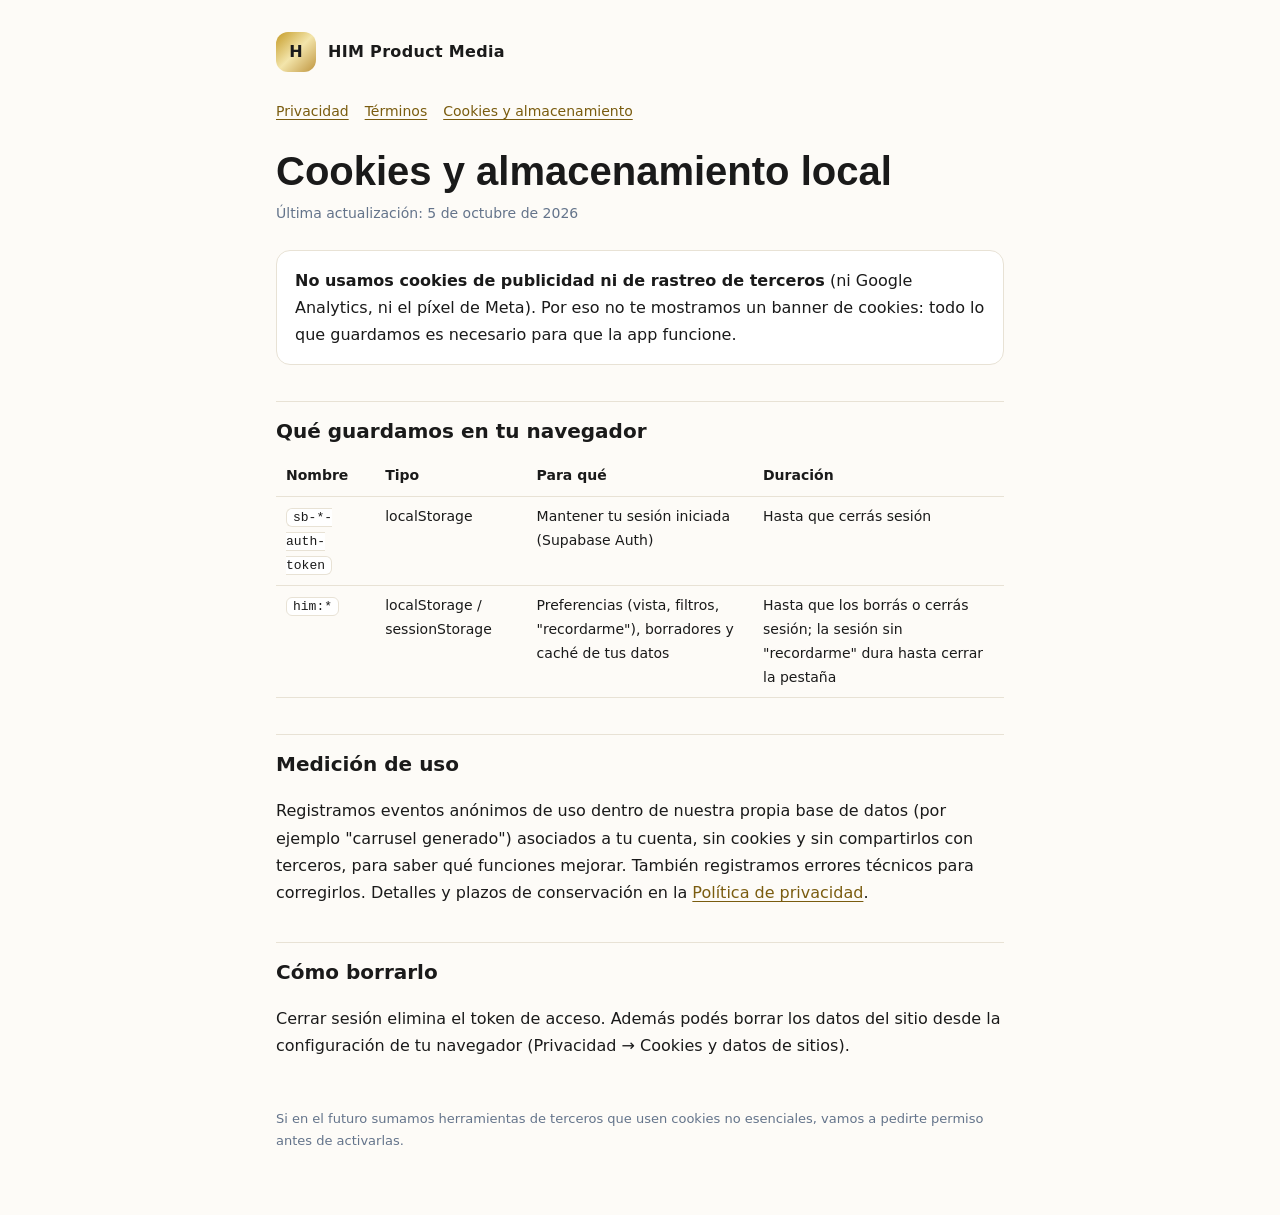
<file: legal/cookies.html>
<!doctype html>
<html lang="es">
<head>
<meta charset="utf-8">
<meta name="viewport" content="width=device-width, initial-scale=1">
<title>Cookies y almacenamiento · HIM Product Media</title>
<meta name="description" content="Qué guarda HIM Product Media en tu navegador: solo almacenamiento esencial, sin cookies de rastreo ni publicidad.">
<link rel="stylesheet" href="legal.css">
</head>
<body>
<div class="wrap">
  <header><div class="mark" aria-hidden="true">H</div><span class="brand">HIM Product Media</span></header>
  <nav aria-label="Documentos legales"><a href="privacidad.html">Privacidad</a><a href="terminos.html">Términos</a><a href="cookies.html" aria-current="page">Cookies y almacenamiento</a></nav>

  <h1>Cookies y almacenamiento local</h1>
  <p class="meta">Última actualización: 5 de octubre de 2026</p>

  <div class="card"><strong>No usamos cookies de publicidad ni de rastreo de terceros</strong> (ni Google Analytics, ni el píxel de Meta).
  Por eso no te mostramos un banner de cookies: todo lo que guardamos es necesario para que la app funcione.</div>

  <h2>Qué guardamos en tu navegador</h2>
  <table>
    <thead><tr><th>Nombre</th><th>Tipo</th><th>Para qué</th><th>Duración</th></tr></thead>
    <tbody>
      <tr><td><code>sb-*-auth-token</code></td><td>localStorage</td><td>Mantener tu sesión iniciada (Supabase Auth)</td><td>Hasta que cerrás sesión</td></tr>
      <tr><td><code>him:*</code></td><td>localStorage / sessionStorage</td><td>Preferencias (vista, filtros, "recordarme"), borradores y caché de tus datos</td><td>Hasta que los borrás o cerrás sesión; la sesión sin "recordarme" dura hasta cerrar la pestaña</td></tr>
    </tbody>
  </table>

  <h2>Medición de uso</h2>
  <p>Registramos eventos anónimos de uso dentro de nuestra propia base de datos (por ejemplo "carrusel generado") asociados a
  tu cuenta, sin cookies y sin compartirlos con terceros, para saber qué funciones mejorar. También registramos errores
  técnicos para corregirlos. Detalles y plazos de conservación en la <a href="privacidad.html">Política de privacidad</a>.</p>

  <h2>Cómo borrarlo</h2>
  <p>Cerrar sesión elimina el token de acceso. Además podés borrar los datos del sitio desde la configuración de tu navegador
  (Privacidad → Cookies y datos de sitios).</p>

  <footer>Si en el futuro sumamos herramientas de terceros que usen cookies no esenciales, vamos a pedirte permiso antes de activarlas.</footer>
</div>
</body>
</html>
</file>
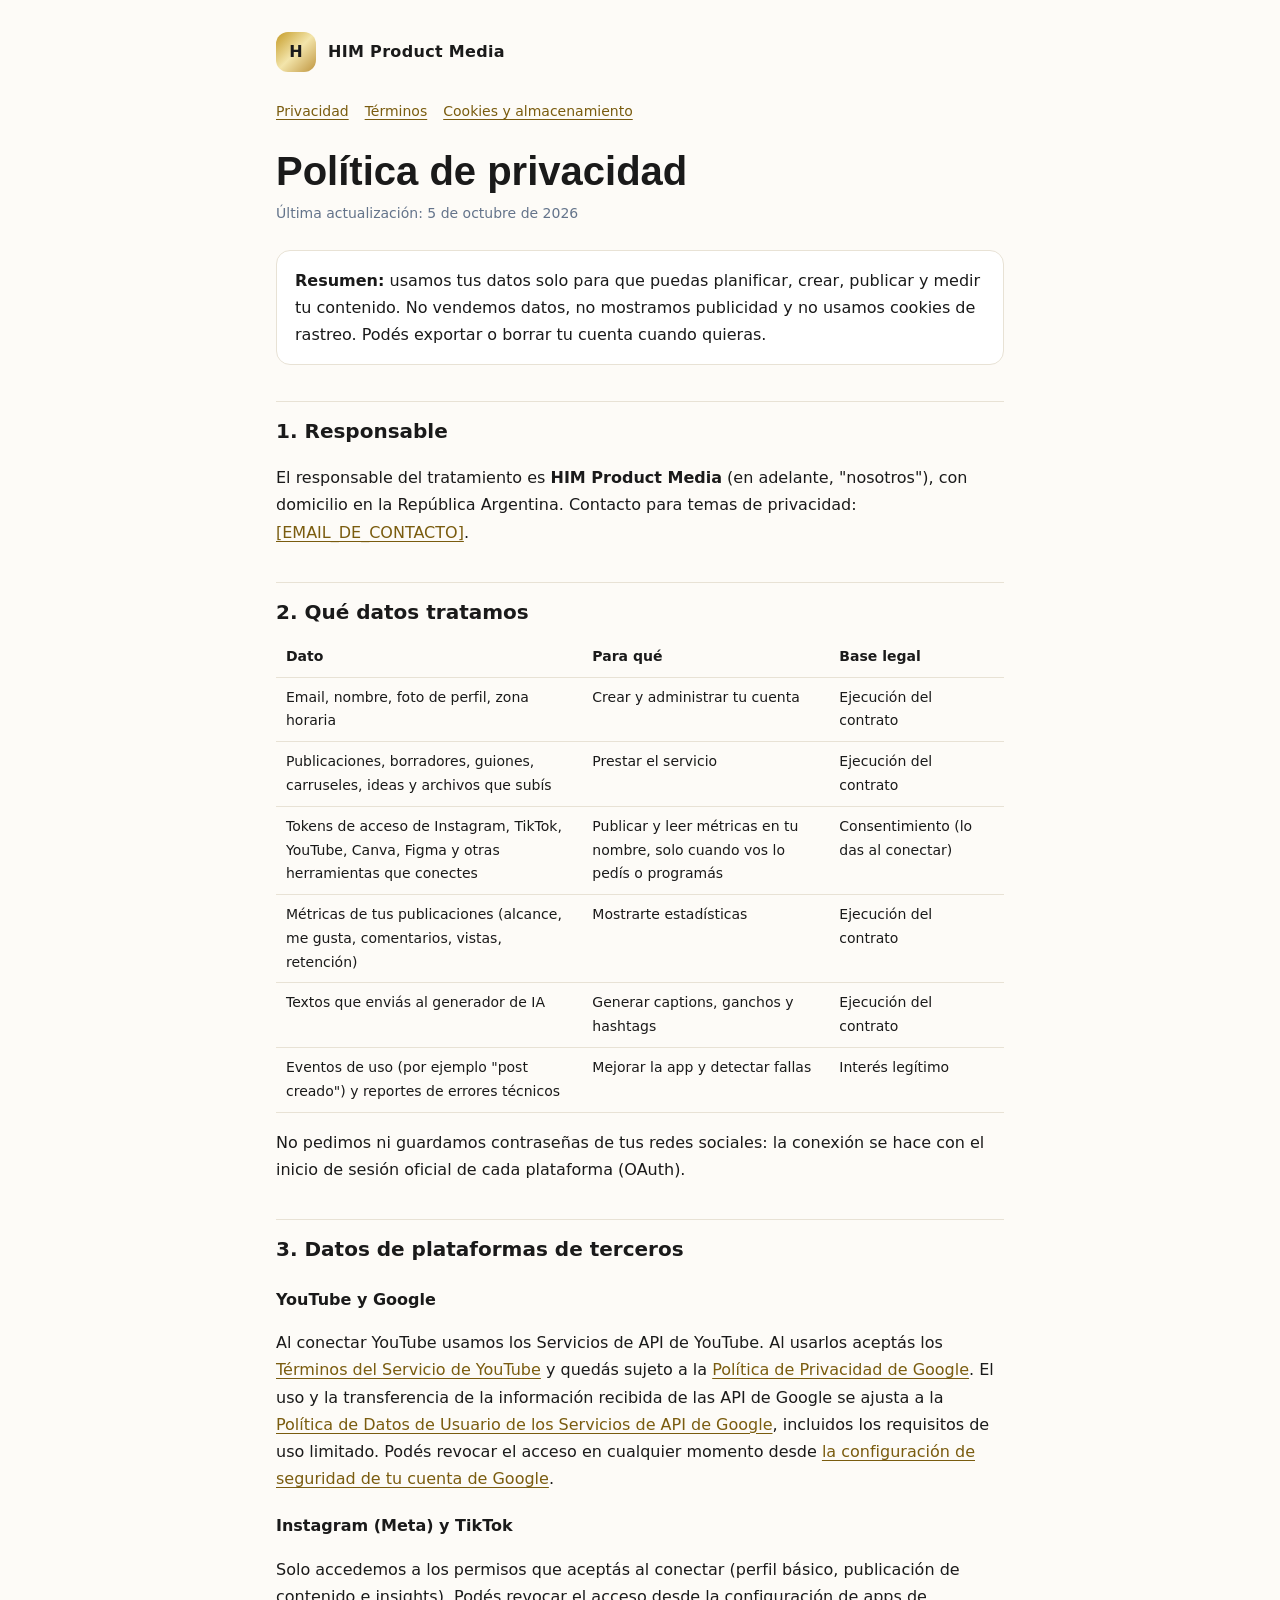
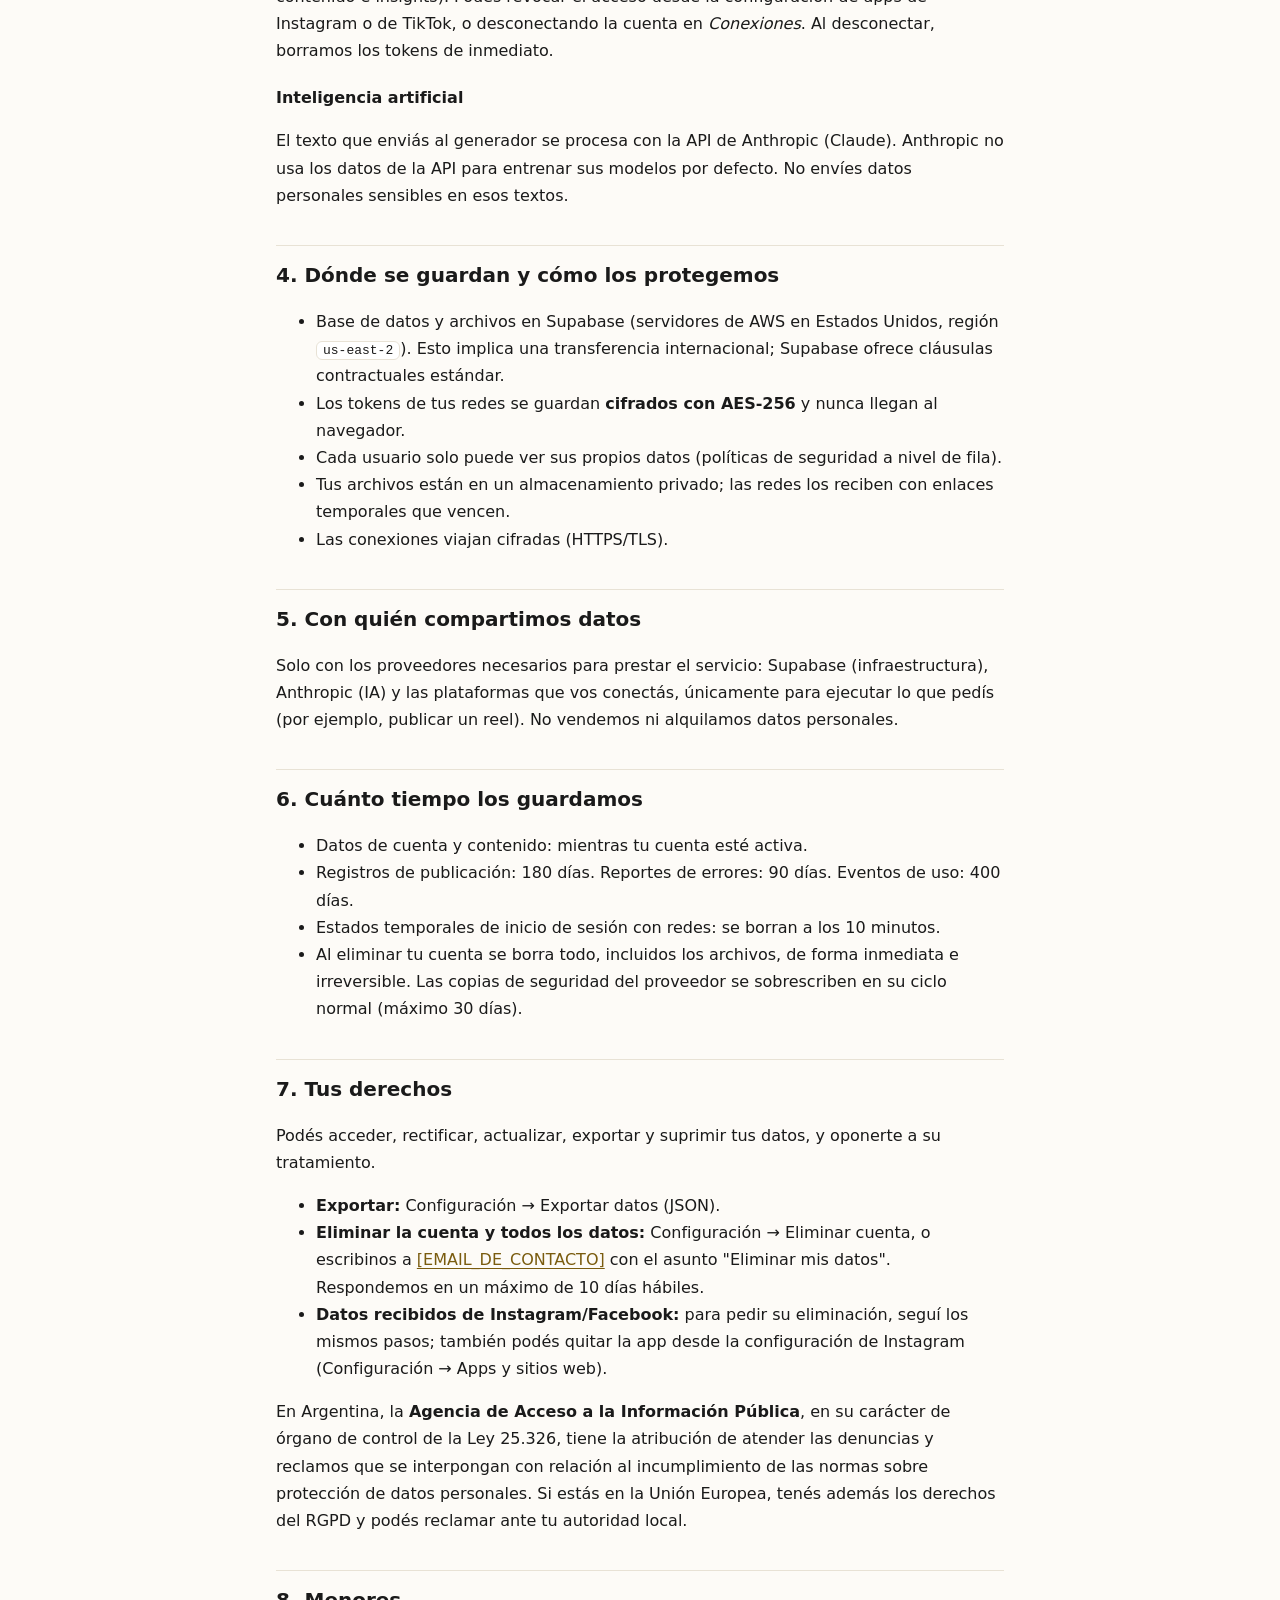
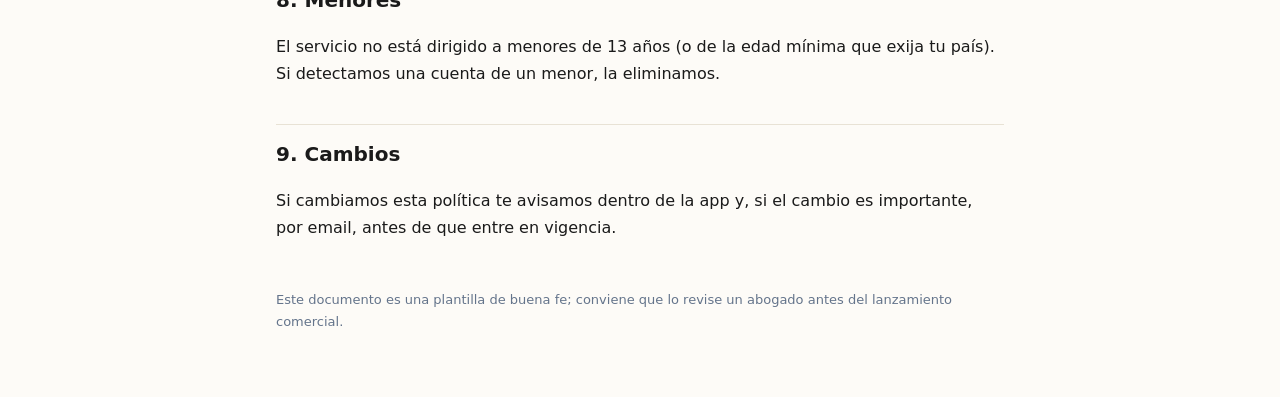
<file: legal/privacidad.html>
<!doctype html>
<html lang="es">
<head>
<meta charset="utf-8">
<meta name="viewport" content="width=device-width, initial-scale=1">
<title>Política de privacidad · HIM Product Media</title>
<meta name="description" content="Cómo HIM Product Media recopila, usa, protege y elimina tus datos personales y los de tus cuentas de Instagram, TikTok y YouTube.">
<link rel="stylesheet" href="legal.css">
</head>
<body>
<div class="wrap">
  <header><div class="mark" aria-hidden="true">H</div><span class="brand">HIM Product Media</span></header>
  <nav aria-label="Documentos legales"><a href="privacidad.html" aria-current="page">Privacidad</a><a href="terminos.html">Términos</a><a href="cookies.html">Cookies y almacenamiento</a></nav>

  <h1>Política de privacidad</h1>
  <p class="meta">Última actualización: 5 de octubre de 2026</p>

  <div class="card">
    <strong>Resumen:</strong> usamos tus datos solo para que puedas planificar, crear, publicar y medir tu contenido.
    No vendemos datos, no mostramos publicidad y no usamos cookies de rastreo. Podés exportar o borrar tu cuenta cuando quieras.
  </div>

  <h2>1. Responsable</h2>
  <p>El responsable del tratamiento es <strong>HIM Product Media</strong> (en adelante, "nosotros"), con domicilio en la
  República Argentina. Contacto para temas de privacidad: <a href="mailto:[EMAIL_DE_CONTACTO]">[EMAIL_DE_CONTACTO]</a>.</p>

  <h2>2. Qué datos tratamos</h2>
  <table>
    <thead><tr><th>Dato</th><th>Para qué</th><th>Base legal</th></tr></thead>
    <tbody>
      <tr><td>Email, nombre, foto de perfil, zona horaria</td><td>Crear y administrar tu cuenta</td><td>Ejecución del contrato</td></tr>
      <tr><td>Publicaciones, borradores, guiones, carruseles, ideas y archivos que subís</td><td>Prestar el servicio</td><td>Ejecución del contrato</td></tr>
      <tr><td>Tokens de acceso de Instagram, TikTok, YouTube, Canva, Figma y otras herramientas que conectes</td><td>Publicar y leer métricas en tu nombre, solo cuando vos lo pedís o programás</td><td>Consentimiento (lo das al conectar)</td></tr>
      <tr><td>Métricas de tus publicaciones (alcance, me gusta, comentarios, vistas, retención)</td><td>Mostrarte estadísticas</td><td>Ejecución del contrato</td></tr>
      <tr><td>Textos que enviás al generador de IA</td><td>Generar captions, ganchos y hashtags</td><td>Ejecución del contrato</td></tr>
      <tr><td>Eventos de uso (por ejemplo "post creado") y reportes de errores técnicos</td><td>Mejorar la app y detectar fallas</td><td>Interés legítimo</td></tr>
    </tbody>
  </table>
  <p>No pedimos ni guardamos contraseñas de tus redes sociales: la conexión se hace con el inicio de sesión oficial de cada plataforma (OAuth).</p>

  <h2>3. Datos de plataformas de terceros</h2>
  <h3>YouTube y Google</h3>
  <p>Al conectar YouTube usamos los Servicios de API de YouTube. Al usarlos aceptás los
  <a href="https://www.youtube.com/t/terms" rel="noopener">Términos del Servicio de YouTube</a> y quedás sujeto a la
  <a href="https://policies.google.com/privacy" rel="noopener">Política de Privacidad de Google</a>.
  El uso y la transferencia de la información recibida de las API de Google se ajusta a la
  <a href="https://developers.google.com/terms/api-services-user-data-policy" rel="noopener">Política de Datos de Usuario de los Servicios de API de Google</a>,
  incluidos los requisitos de uso limitado. Podés revocar el acceso en cualquier momento desde
  <a href="https://myaccount.google.com/permissions" rel="noopener">la configuración de seguridad de tu cuenta de Google</a>.</p>
  <h3>Instagram (Meta) y TikTok</h3>
  <p>Solo accedemos a los permisos que aceptás al conectar (perfil básico, publicación de contenido e insights).
  Podés revocar el acceso desde la configuración de apps de Instagram o de TikTok, o desconectando la cuenta en
  <em>Conexiones</em>. Al desconectar, borramos los tokens de inmediato.</p>
  <h3>Inteligencia artificial</h3>
  <p>El texto que enviás al generador se procesa con la API de Anthropic (Claude). Anthropic no usa los datos
  de la API para entrenar sus modelos por defecto. No envíes datos personales sensibles en esos textos.</p>

  <h2>4. Dónde se guardan y cómo los protegemos</h2>
  <ul>
    <li>Base de datos y archivos en Supabase (servidores de AWS en Estados Unidos, región <code>us-east-2</code>).
      Esto implica una transferencia internacional; Supabase ofrece cláusulas contractuales estándar.</li>
    <li>Los tokens de tus redes se guardan <strong>cifrados con AES-256</strong> y nunca llegan al navegador.</li>
    <li>Cada usuario solo puede ver sus propios datos (políticas de seguridad a nivel de fila).</li>
    <li>Tus archivos están en un almacenamiento privado; las redes los reciben con enlaces temporales que vencen.</li>
    <li>Las conexiones viajan cifradas (HTTPS/TLS).</li>
  </ul>

  <h2>5. Con quién compartimos datos</h2>
  <p>Solo con los proveedores necesarios para prestar el servicio: Supabase (infraestructura), Anthropic (IA)
  y las plataformas que vos conectás, únicamente para ejecutar lo que pedís (por ejemplo, publicar un reel).
  No vendemos ni alquilamos datos personales.</p>

  <h2>6. Cuánto tiempo los guardamos</h2>
  <ul>
    <li>Datos de cuenta y contenido: mientras tu cuenta esté activa.</li>
    <li>Registros de publicación: 180 días. Reportes de errores: 90 días. Eventos de uso: 400 días.</li>
    <li>Estados temporales de inicio de sesión con redes: se borran a los 10 minutos.</li>
    <li>Al eliminar tu cuenta se borra todo, incluidos los archivos, de forma inmediata e irreversible.
      Las copias de seguridad del proveedor se sobrescriben en su ciclo normal (máximo 30 días).</li>
  </ul>

  <h2 id="tus-derechos">7. Tus derechos</h2>
  <p>Podés acceder, rectificar, actualizar, exportar y suprimir tus datos, y oponerte a su tratamiento.</p>
  <ul>
    <li><strong>Exportar:</strong> Configuración → Exportar datos (JSON).</li>
    <li><strong>Eliminar la cuenta y todos los datos:</strong> Configuración → Eliminar cuenta, o escribinos a
      <a href="mailto:[EMAIL_DE_CONTACTO]">[EMAIL_DE_CONTACTO]</a> con el asunto "Eliminar mis datos". Respondemos en un máximo de 10 días hábiles.</li>
    <li><strong>Datos recibidos de Instagram/Facebook:</strong> para pedir su eliminación, seguí los mismos pasos;
      también podés quitar la app desde la configuración de Instagram (Configuración → Apps y sitios web).</li>
  </ul>
  <p>En Argentina, la <strong>Agencia de Acceso a la Información Pública</strong>, en su carácter de órgano de control
  de la Ley 25.326, tiene la atribución de atender las denuncias y reclamos que se interpongan con relación al
  incumplimiento de las normas sobre protección de datos personales. Si estás en la Unión Europea, tenés además
  los derechos del RGPD y podés reclamar ante tu autoridad local.</p>

  <h2>8. Menores</h2>
  <p>El servicio no está dirigido a menores de 13 años (o de la edad mínima que exija tu país). Si detectamos una
  cuenta de un menor, la eliminamos.</p>

  <h2>9. Cambios</h2>
  <p>Si cambiamos esta política te avisamos dentro de la app y, si el cambio es importante, por email, antes de que entre en vigencia.</p>

  <footer>Este documento es una plantilla de buena fe; conviene que lo revise un abogado antes del lanzamiento comercial.</footer>
</div>
</body>
</html>
</file>
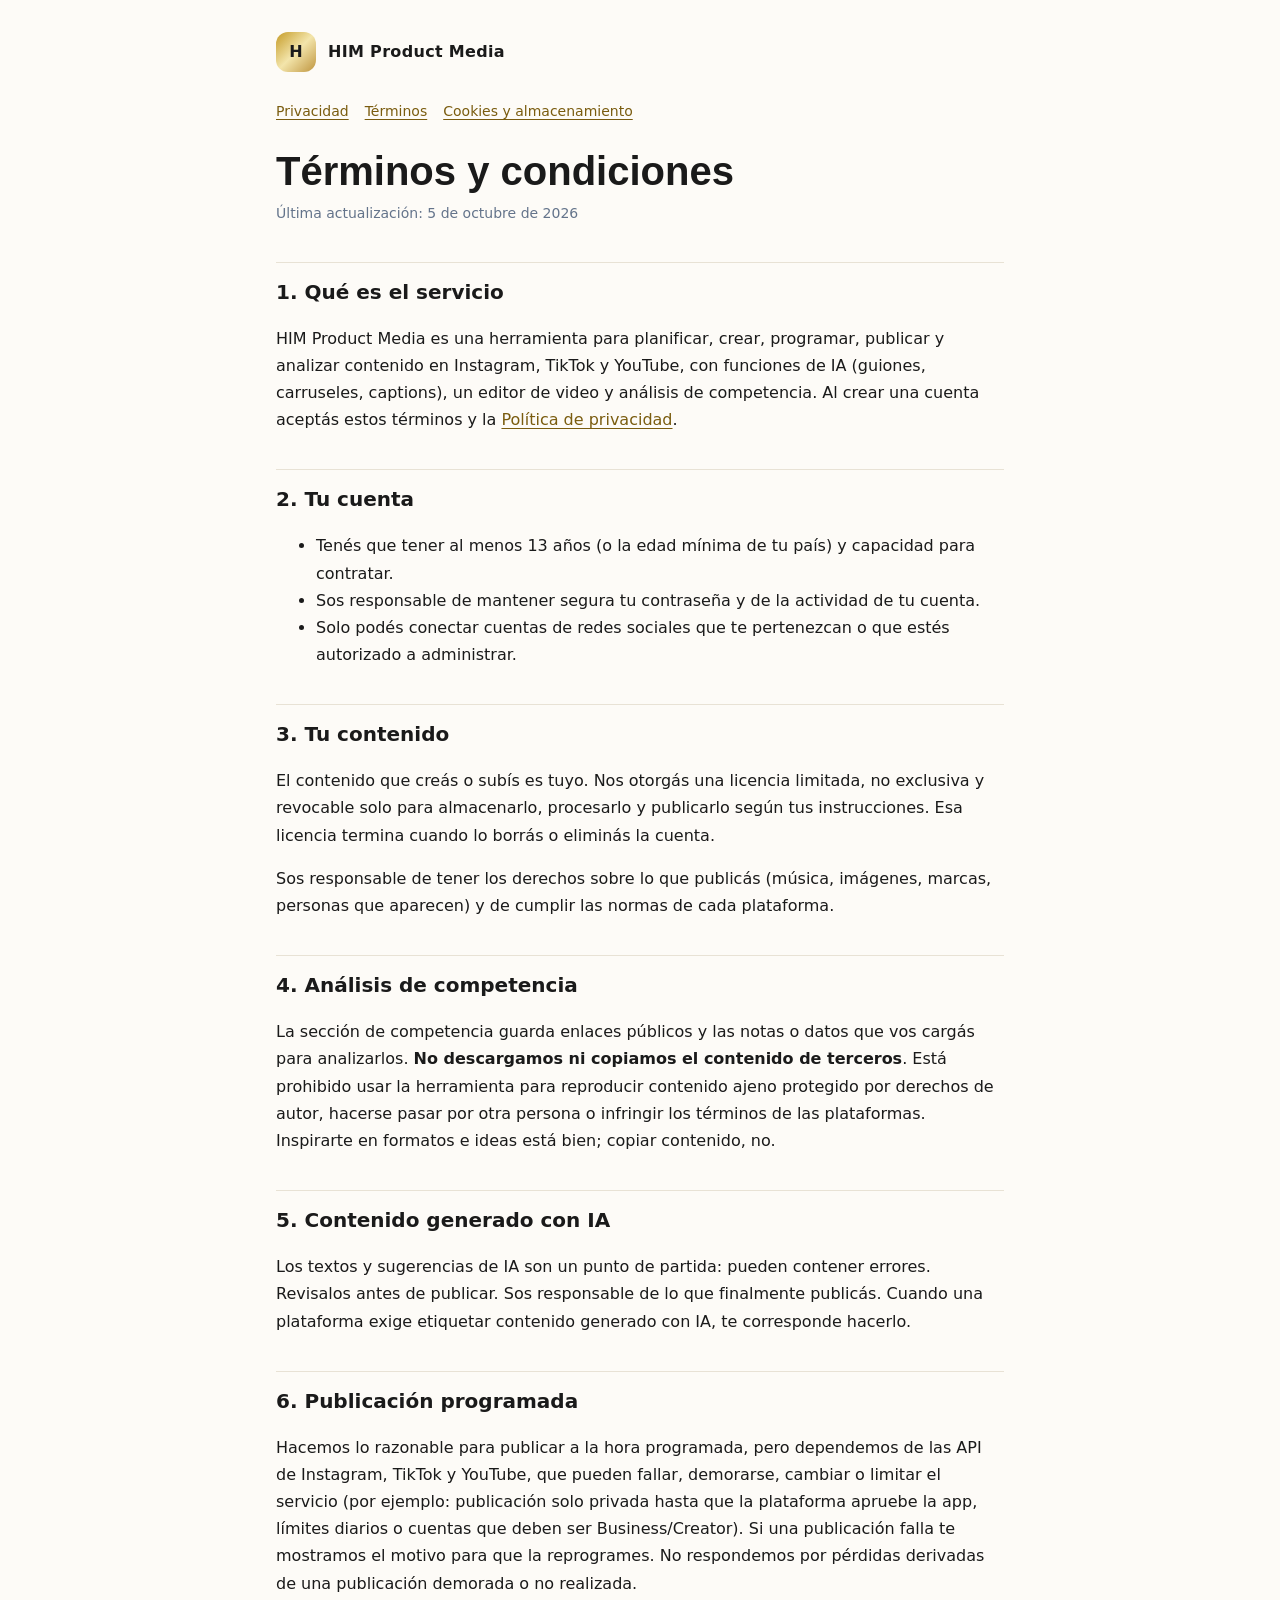
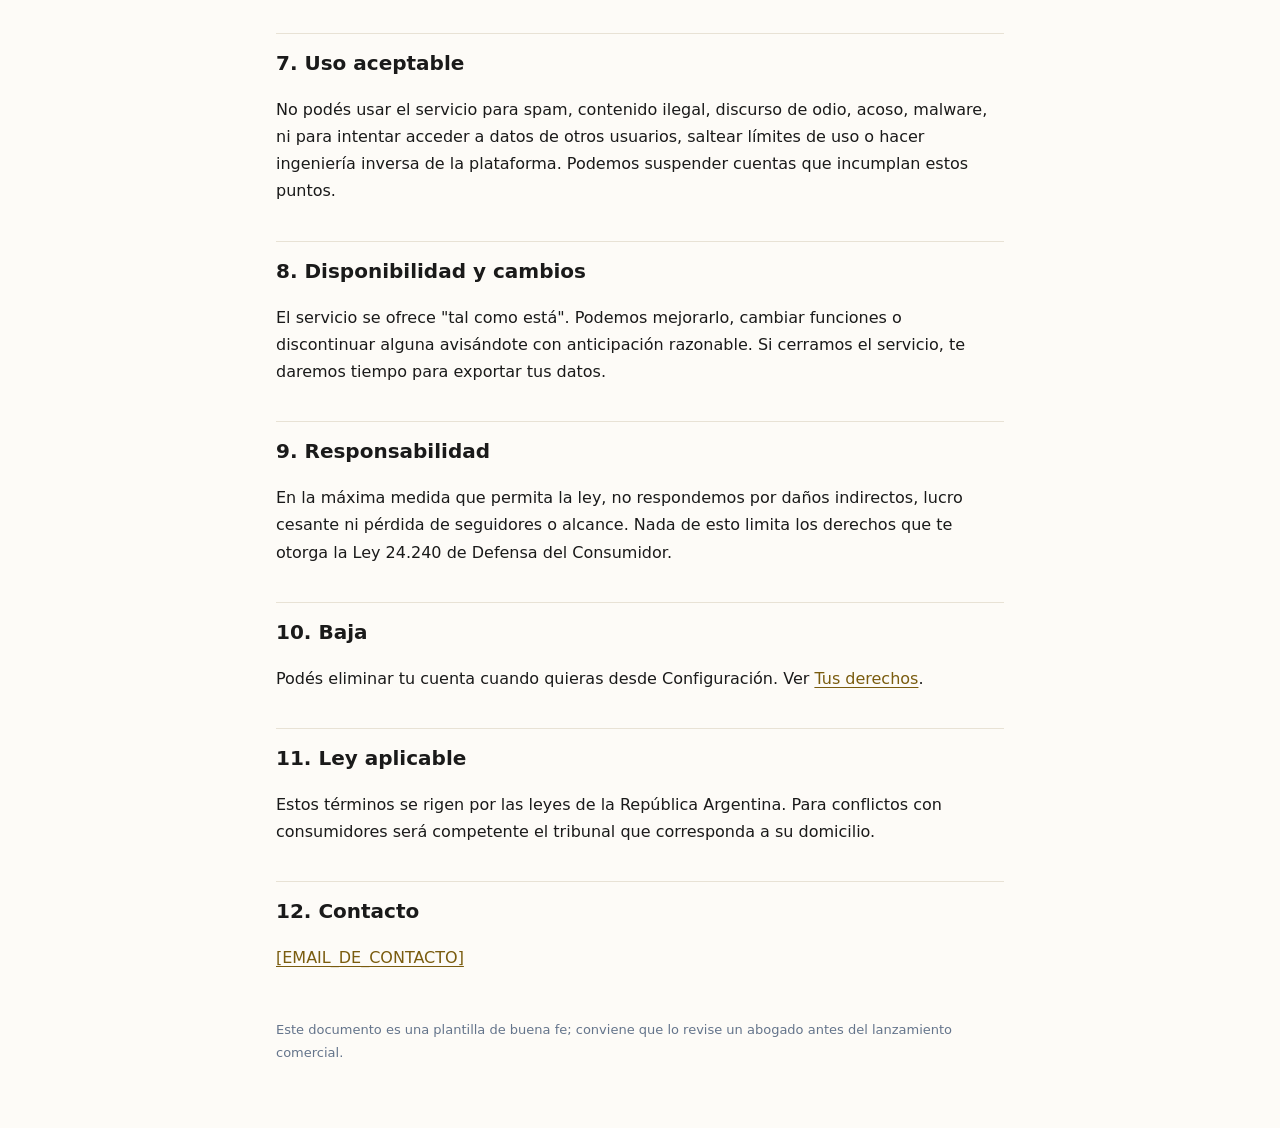
<file: legal/terminos.html>
<!doctype html>
<html lang="es">
<head>
<meta charset="utf-8">
<meta name="viewport" content="width=device-width, initial-scale=1">
<title>Términos y condiciones · HIM Product Media</title>
<meta name="description" content="Condiciones de uso de HIM Product Media, la plataforma para planificar, crear, publicar y analizar contenido en redes sociales.">
<link rel="stylesheet" href="legal.css">
</head>
<body>
<div class="wrap">
  <header><div class="mark" aria-hidden="true">H</div><span class="brand">HIM Product Media</span></header>
  <nav aria-label="Documentos legales"><a href="privacidad.html">Privacidad</a><a href="terminos.html" aria-current="page">Términos</a><a href="cookies.html">Cookies y almacenamiento</a></nav>

  <h1>Términos y condiciones</h1>
  <p class="meta">Última actualización: 5 de octubre de 2026</p>

  <h2>1. Qué es el servicio</h2>
  <p>HIM Product Media es una herramienta para planificar, crear, programar, publicar y analizar contenido en
  Instagram, TikTok y YouTube, con funciones de IA (guiones, carruseles, captions), un editor de video y análisis de competencia.
  Al crear una cuenta aceptás estos términos y la <a href="privacidad.html">Política de privacidad</a>.</p>

  <h2>2. Tu cuenta</h2>
  <ul>
    <li>Tenés que tener al menos 13 años (o la edad mínima de tu país) y capacidad para contratar.</li>
    <li>Sos responsable de mantener segura tu contraseña y de la actividad de tu cuenta.</li>
    <li>Solo podés conectar cuentas de redes sociales que te pertenezcan o que estés autorizado a administrar.</li>
  </ul>

  <h2>3. Tu contenido</h2>
  <p>El contenido que creás o subís es tuyo. Nos otorgás una licencia limitada, no exclusiva y revocable solo para
  almacenarlo, procesarlo y publicarlo según tus instrucciones. Esa licencia termina cuando lo borrás o eliminás la cuenta.</p>
  <p>Sos responsable de tener los derechos sobre lo que publicás (música, imágenes, marcas, personas que aparecen) y de
  cumplir las normas de cada plataforma.</p>

  <h2>4. Análisis de competencia</h2>
  <p>La sección de competencia guarda enlaces públicos y las notas o datos que vos cargás para analizarlos. <strong>No
  descargamos ni copiamos el contenido de terceros</strong>. Está prohibido usar la herramienta para reproducir contenido
  ajeno protegido por derechos de autor, hacerse pasar por otra persona o infringir los términos de las plataformas.
  Inspirarte en formatos e ideas está bien; copiar contenido, no.</p>

  <h2>5. Contenido generado con IA</h2>
  <p>Los textos y sugerencias de IA son un punto de partida: pueden contener errores. Revisalos antes de publicar.
  Sos responsable de lo que finalmente publicás. Cuando una plataforma exige etiquetar contenido generado con IA,
  te corresponde hacerlo.</p>

  <h2>6. Publicación programada</h2>
  <p>Hacemos lo razonable para publicar a la hora programada, pero dependemos de las API de Instagram, TikTok y YouTube,
  que pueden fallar, demorarse, cambiar o limitar el servicio (por ejemplo: publicación solo privada hasta que la plataforma
  apruebe la app, límites diarios o cuentas que deben ser Business/Creator). Si una publicación falla te mostramos el motivo
  para que la reprogrames. No respondemos por pérdidas derivadas de una publicación demorada o no realizada.</p>

  <h2>7. Uso aceptable</h2>
  <p>No podés usar el servicio para spam, contenido ilegal, discurso de odio, acoso, malware, ni para intentar acceder a datos
  de otros usuarios, saltear límites de uso o hacer ingeniería inversa de la plataforma. Podemos suspender cuentas que
  incumplan estos puntos.</p>

  <h2>8. Disponibilidad y cambios</h2>
  <p>El servicio se ofrece "tal como está". Podemos mejorarlo, cambiar funciones o discontinuar alguna avisándote con
  anticipación razonable. Si cerramos el servicio, te daremos tiempo para exportar tus datos.</p>

  <h2>9. Responsabilidad</h2>
  <p>En la máxima medida que permita la ley, no respondemos por daños indirectos, lucro cesante ni pérdida de seguidores
  o alcance. Nada de esto limita los derechos que te otorga la Ley 24.240 de Defensa del Consumidor.</p>

  <h2>10. Baja</h2>
  <p>Podés eliminar tu cuenta cuando quieras desde Configuración. Ver <a href="privacidad.html#tus-derechos">Tus derechos</a>.</p>

  <h2>11. Ley aplicable</h2>
  <p>Estos términos se rigen por las leyes de la República Argentina. Para conflictos con consumidores será competente el
  tribunal que corresponda a su domicilio.</p>

  <h2>12. Contacto</h2>
  <p><a href="mailto:[EMAIL_DE_CONTACTO]">[EMAIL_DE_CONTACTO]</a></p>

  <footer>Este documento es una plantilla de buena fe; conviene que lo revise un abogado antes del lanzamiento comercial.</footer>
</div>
</body>
</html>
</file>
<file: legal/legal.css>
/* Páginas legales · HIM Product Media · tema Ivory & Gold */
:root {
  color-scheme: light dark;
  --bg: #FDFBF7; --panel: #FFFFFF; --line: #E8E2D5;
  --text: #1A1A1A; --muted: #64748B; --gold: #C59B27; --gold-ink: #7A5C0F;
  --gold-grad: linear-gradient(135deg, #C59B27, #F3E5AB, #BF953F);
}
@media (prefers-color-scheme: dark) {
  :root { --bg: #0A0D14; --panel: #141821; --line: #252B38; --text: #EFECE4; --muted: #9A9FAC; --gold-ink: #FFD84D; }
}
* { box-sizing: border-box; }
html { -webkit-text-size-adjust: 100%; }
body {
  margin: 0; background: var(--bg); color: var(--text);
  font: 16px/1.7 "Plus Jakarta Sans", system-ui, -apple-system, "Segoe UI", sans-serif;
}
.wrap { max-width: 760px; margin: 0 auto; padding: 32px 16px 64px; }
header { display: flex; align-items: center; gap: 12px; margin-bottom: 28px; }
.mark { width: 40px; height: 40px; border-radius: 12px; background: var(--gold-grad); display: grid; place-items: center; font-weight: 800; color: #1A1A1A; }
.brand { font-weight: 700; letter-spacing: .02em; }
nav { display: flex; flex-wrap: wrap; gap: 8px 16px; margin: 0 0 24px; font-size: 14px; }
a { color: var(--gold-ink); text-underline-offset: 3px; }
a:focus-visible { outline: 3px solid var(--gold); outline-offset: 2px; border-radius: 4px; }
h1 { font-family: Outfit, "Plus Jakarta Sans", sans-serif; font-size: clamp(28px, 6vw, 40px); line-height: 1.15; margin: 0 0 8px; }
h2 { font-size: 20px; margin: 36px 0 8px; padding-top: 12px; border-top: 1px solid var(--line); }
h3 { font-size: 16px; margin: 20px 0 4px; }
.meta { color: var(--muted); font-size: 14px; margin: 0 0 24px; }
.card { background: var(--panel); border: 1px solid var(--line); border-radius: 14px; padding: 16px 18px; margin: 16px 0; }
table { width: 100%; border-collapse: collapse; font-size: 14px; display: block; overflow-x: auto; }
th, td { text-align: left; padding: 8px 10px; border-bottom: 1px solid var(--line); vertical-align: top; }
th { font-weight: 600; }
code { font-size: 13px; background: var(--panel); border: 1px solid var(--line); border-radius: 6px; padding: 1px 6px; }
footer { margin-top: 48px; color: var(--muted); font-size: 13px; }
</file>
